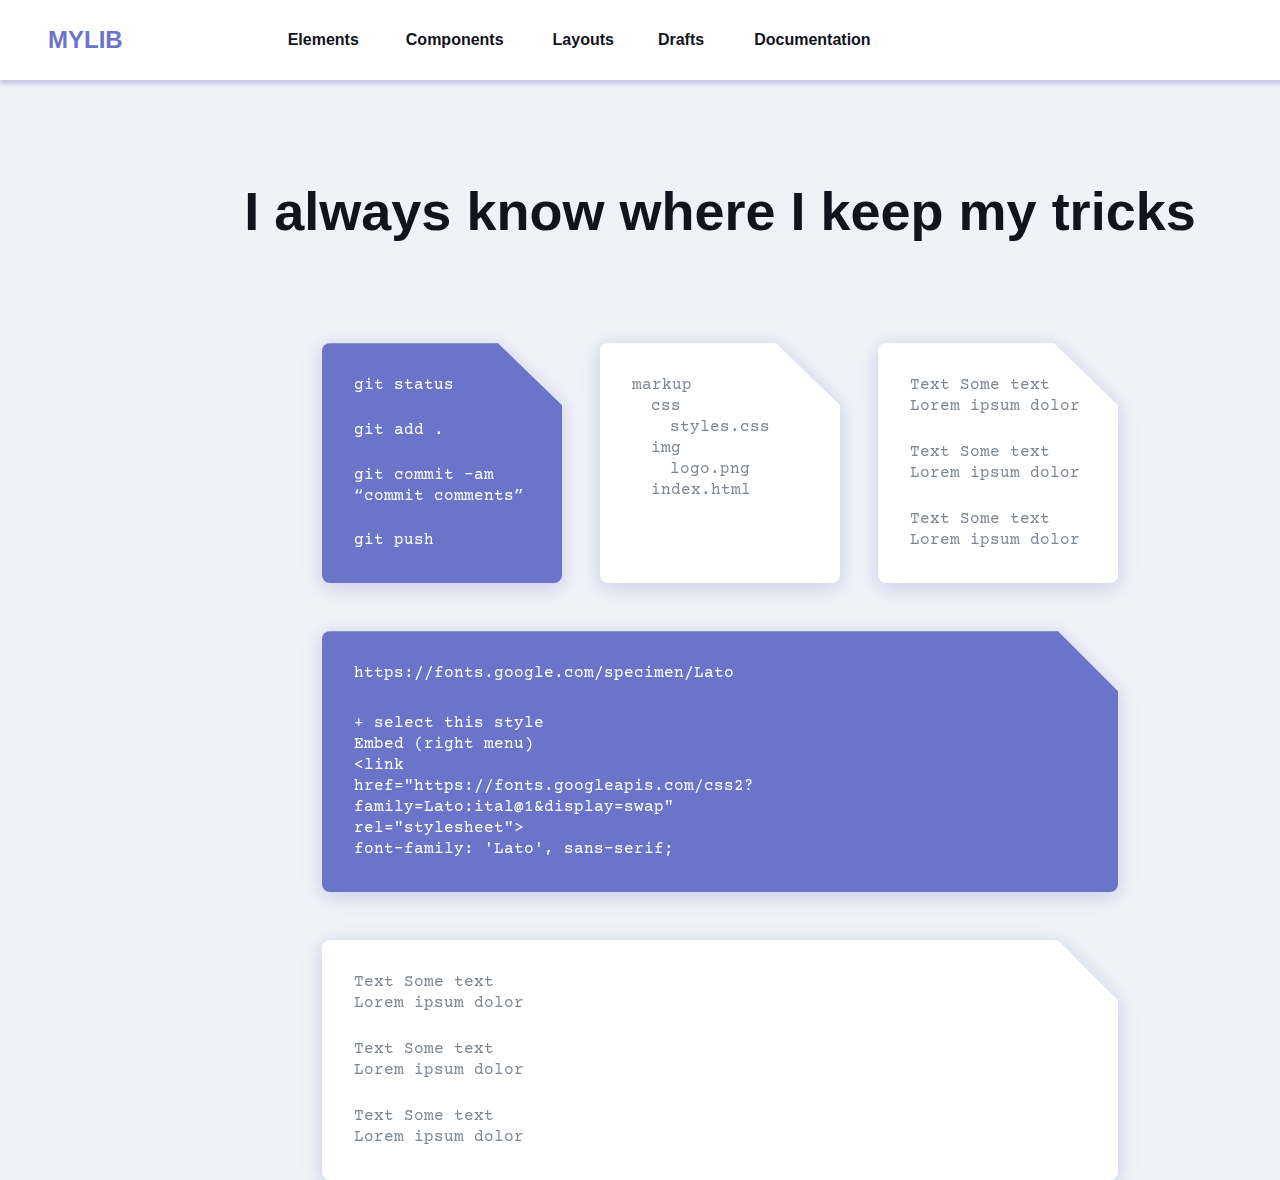
<file: index.html>
<!DOCTYPE html>
<html lang="en">
<head>
	<title>mylib</title>
	<meta charset="utf-8">
	<link href="https://fonts.googleapis.com/css2?family=Courier+Prime&display=swap" rel="stylesheet">
	<meta name="viewport" content="width=device-width, initial-scale=1">
	<link rel="stylesheet" type="text/css" href="css/style.css">
	<link rel="shortcut icon" href="img/user-astronaut-solid.png" type="image/png">
</head>
<body>
	<header class="header">
		<a class="header__logo" href="index.html">MYLIB</a>
		<nav class="header__nav">
			<ul class="header__nav_list">
				<li class="header__nav_link1"><a href="index-elements.html">Elements</a></li>
				<li class="header__nav_link2"><a href="index-components.html">Components</a></li>
				<li class="header__nav_link3"><a href="#">Layouts</a></li>
				<li class="header__nav_link4"><a href="#">Drafts</a></li>
				<li class="header__nav_link5"><a href="#">Documentation</a></li>
			</ul>
		</nav>
	</header>
	<main class="main">
		<h1 class="main__tittle" >I always know where I keep my tricks</h1>
		<section class="main__section_top wrapper">
			<div class="main__section_top_left_shadow">
				<div class="main__section_top_left section_box">
					<div class="main__script_section_left">
						<p>git status</p>
						<p>git add .</p>
						<p>git commit -am
						“commit comments”</p>
						<p>git push</p>
					</div>
				</div>
			</div>
			<div class="main__section_top_center_shadow">
				<div class="main__section_top_center section_box">
					<div class="main__script_section_center">
						<p>markup</p>
						<p>css</p>
						<p>styles.css</p>
						<p>img</p>
						<p>logo.png</p>
						<p>index.html</p>
					</div>
				</div>
			</div>
			<div class="main__section_top_right_shadow">
				<div class="main__section_top_right section_box">
					<div class="main__script_section_right">
						<p>Text Some text
						Lorem ipsum dolor</p>
						<p>Text Some text
						Lorem ipsum dolor</p>
						<p>Text Some text
						Lorem ipsum dolor</p>
					</div>
				</div>
			</div>
		</section>
		<section class="main__section_middle_shadow">
			<div class="main__section_middle wrapper">
				<div class="main__script_section_middle">
					<p>https://fonts.google.com/specimen/Lato</p>
					<p>+ select this style</p>
					<p>Embed (right menu)</p>
					<p>&#60;link</p>
					<p>href="https://fonts.googleapis.com/css2?family=Lato:ital@1&display=swap"</p>
					<p>rel="stylesheet"&#62;</p>
					<p>font-family: 'Lato', sans-serif;</p>
				</div>
			</div>
		</section>
		<section class="main__section_bottom_shadow">
			<div class="main__section_bottom wrapper">
				<div class="main__script_section_bottom">
					<p>Text Some text</p>
					<p>Lorem ipsum dolor</p>
					<p>Text Some text</p>
					<p>Lorem ipsum dolor</p>
					<p>Text Some text</p>
					<p>Lorem ipsum dolor</p>
				</div>
			</div>
		</section>
	</main>
</body>
</html>
</file>
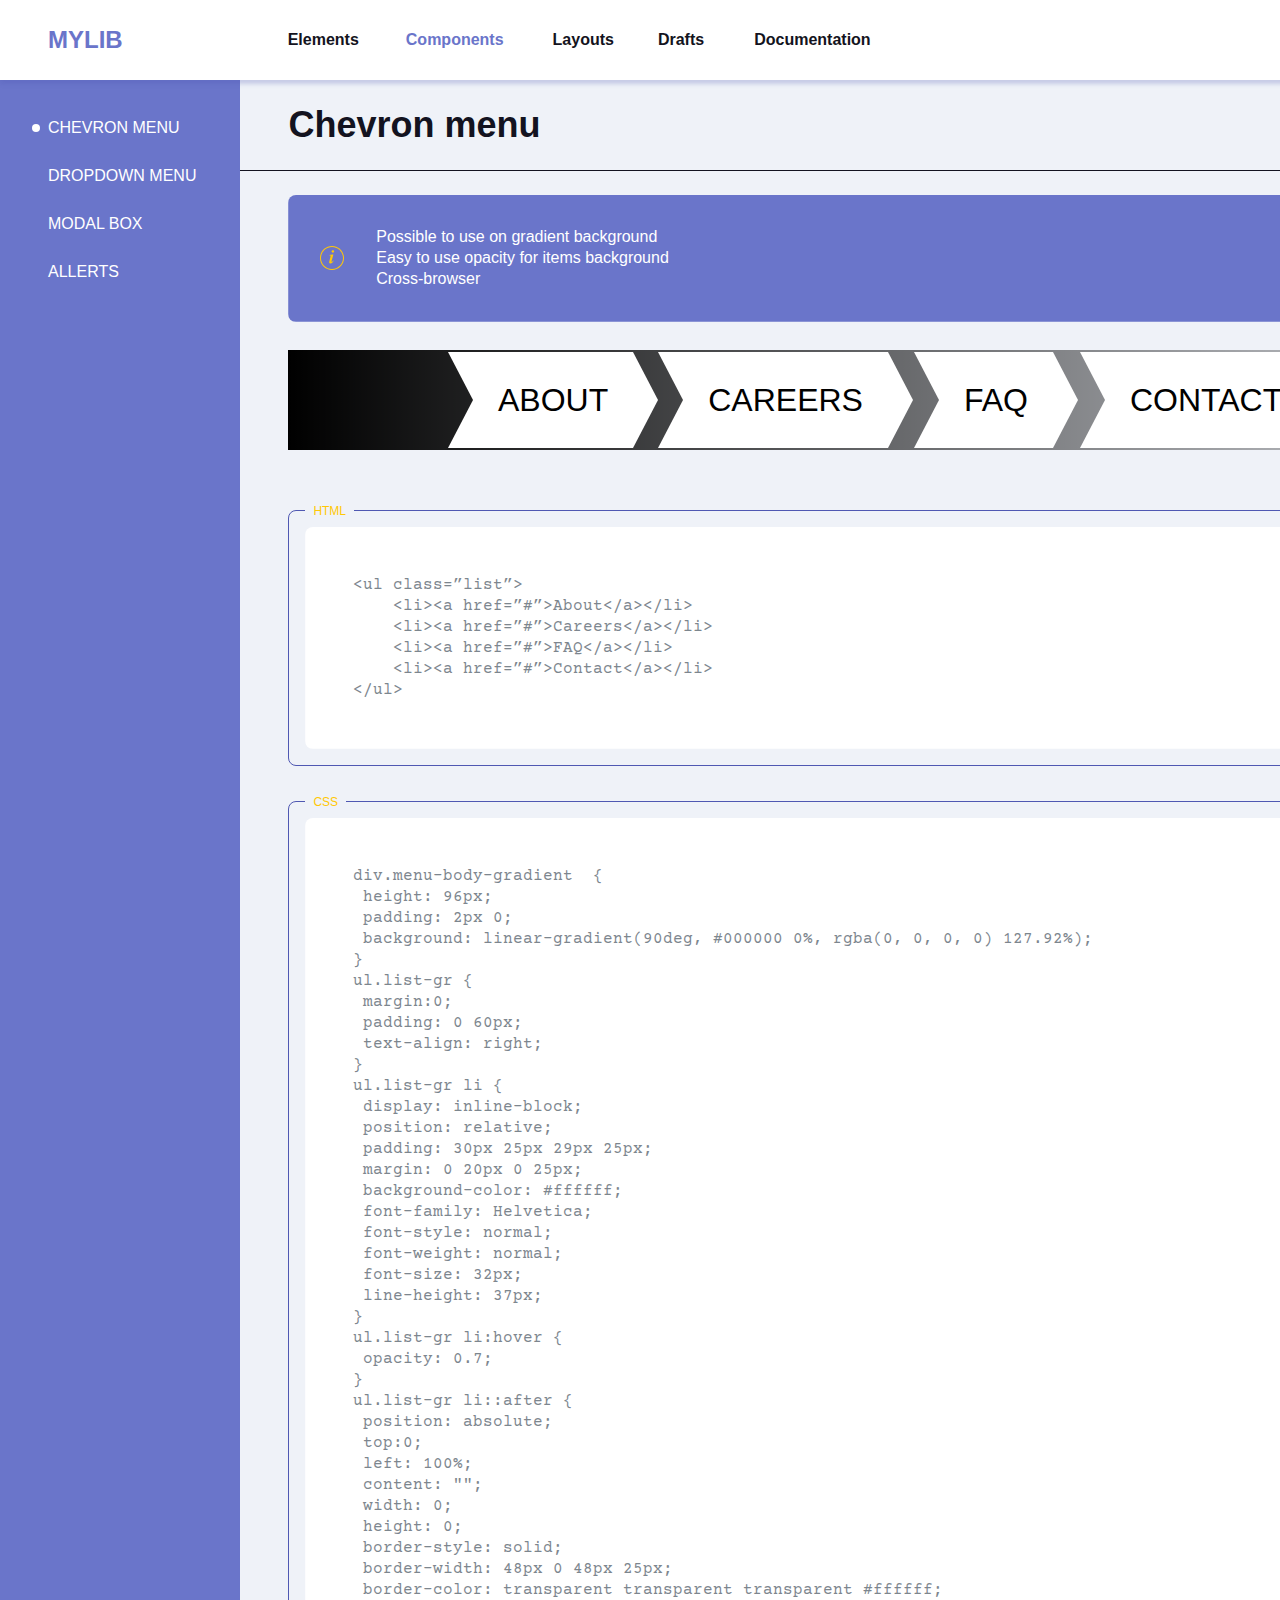
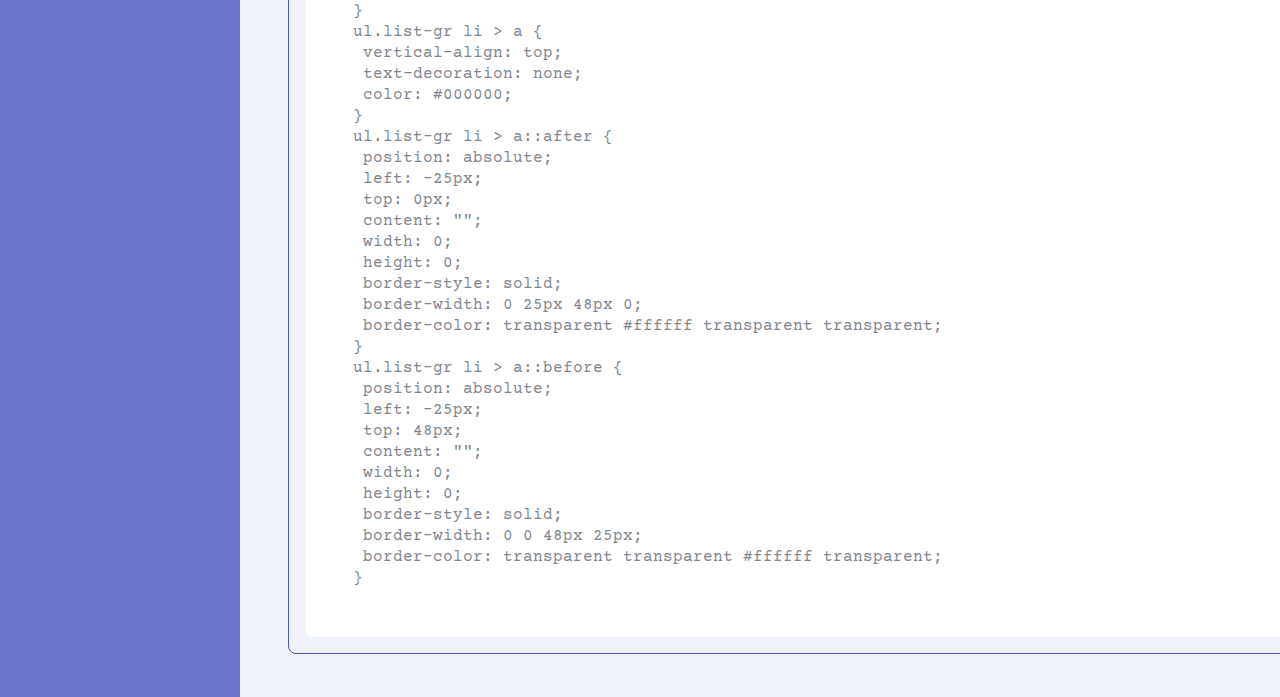
<file: index-components.html>
<!DOCTYPE html>
<html lang="en">
<head>
	<title>mylib</title>
	<meta charset="utf-8">
	<link href="https://fonts.googleapis.com/css2?family=Courier+Prime&display=swap" rel="stylesheet">
	<link rel="stylesheet" type="text/css" href="css/style-components.css">
	<link rel="shortcut icon" href="img/user-astronaut-solid.png" type="image/png">

</head>
<body>
	<header class="header">
		<a class="header__logo" href="index.html">MYLIB</a>
		<nav class="header__nav">
			<ul class="header__nav_list">
				<li class="header__nav_link1"><a href="index-elements.html">Elements</a></li>
				<li class="header__nav_link2 active_header"><a href="index-components.html">Components</a></li>
				<li class="header__nav_link3"><a href="#">Layouts</a></li>
				<li class="header__nav_link4"><a href="#">Drafts</a></li>
				<li class="header__nav_link5"><a href="#">Documentation</a></li>
			</ul>
		</nav>
	</header>
	<main class="main">
		<nav class="main__sidebar_menu">
				<ul class="main__menu_list">
					<li class="main__nav_link active"><a href="#shevron_menu">Chevron menu</a></li>
					<li class="main__nav_link"><a href="#">Dropdown menu</a></li>
					<li class="main__nav_link"><a href="#">Modal box</a></li>
					<li class="main__nav_link"><a href="#">allerts</a></li>
				</ul>
			</nav>
			<section>
				<article>
				<h2 class="main__tittle" id="shevron_menu">Chevron menu</h2>
				<div class="main__section_top">
					<img src="img/info.svg" class="info" alt="info">
					<ul class="main__section_top_list" >
					<li>Possible to use on gradient background</li>
					<li>Easy to use opacity for items background</li>
					<li>Cross-browser</li>
					</ul>
 				</div>
				</article>




				<article class="menu gradient">
					<ul class="menu_list">
						<li class="menu_list_item">
						<a class="menu_list_link" href="">ABOUT</a>
					</li>

					<li class="menu_list_item">
						<a class="menu_list_link" href="">CAREERS</a>
					</li>

					<li class="menu_list_item">
						<a class="menu_list_link" href="">FAQ</a>
					</li>

					<li class="menu_list_item">
						<a class="menu_list_link" href="">contact</a>
					</li>
				</ul>
				</article>

				<article class="main__article_middle_wrapper">
					<p class="main__article_middle_hat_wrapper">html</p>
					<div class="main__article_middle">
<pre class="main__article_middle_text">
&#60;ul class=”list”&#62;
    &#60;li&#62;&#60;a href=”#”&#62;About&#60;/a&#62;&#60;/li&#62;
    &#60;li&#62;&#60;a href=”#”&#62;Careers&#60;/a&#62;&#60;/li&#62;
    &#60;li&#62;&#60;a href=”#”&#62;FAQ&#60;/a&#62;&#60;/li&#62;
    &#60;li&#62;&#60;a href=”#”&#62;Contact&#60;/a&#62;&#60;/li&#62;
&#60;/ul&#62;	
</pre>	
					</div>
				</article>
				<article class="main__article_bottom_wrapper">
					<p class="main__article_bottom_hat_wrapper">css</p>
					<div class="main__article_bottom">
<pre class="main__article_bottom_text">
div.menu-body-gradient  {
 height: 96px;
 padding: 2px 0;
 background: linear-gradient(90deg, #000000 0%, rgba(0, 0, 0, 0) 127.92%);
}
ul.list-gr {
 margin:0;
 padding: 0 60px;
 text-align: right;
}
ul.list-gr li {
 display: inline-block;
 position: relative;
 padding: 30px 25px 29px 25px;
 margin: 0 20px 0 25px;
 background-color: #ffffff;
 font-family: Helvetica;
 font-style: normal;
 font-weight: normal;
 font-size: 32px;
 line-height: 37px;
}
ul.list-gr li:hover {
 opacity: 0.7;
}
ul.list-gr li::after {
 position: absolute;
 top:0;
 left: 100%;
 content: "";
 width: 0;
 height: 0;
 border-style: solid;
 border-width: 48px 0 48px 25px;
 border-color: transparent transparent transparent #ffffff;
}
ul.list-gr li > a {
 vertical-align: top;
 text-decoration: none;
 color: #000000;
}
ul.list-gr li > a::after {
 position: absolute;
 left: -25px;
 top: 0px;
 content: "";
 width: 0;
 height: 0;
 border-style: solid;
 border-width: 0 25px 48px 0;
 border-color: transparent #ffffff transparent transparent;
}
ul.list-gr li > a::before {
 position: absolute;
 left: -25px;
 top: 48px;
 content: "";
 width: 0;
 height: 0;
 border-style: solid;
 border-width: 0 0 48px 25px;
 border-color: transparent transparent #ffffff transparent;
}
</pre>

						
					</div>
					
				</article>
			</section>
	</main>
</body>
</html>
</file>
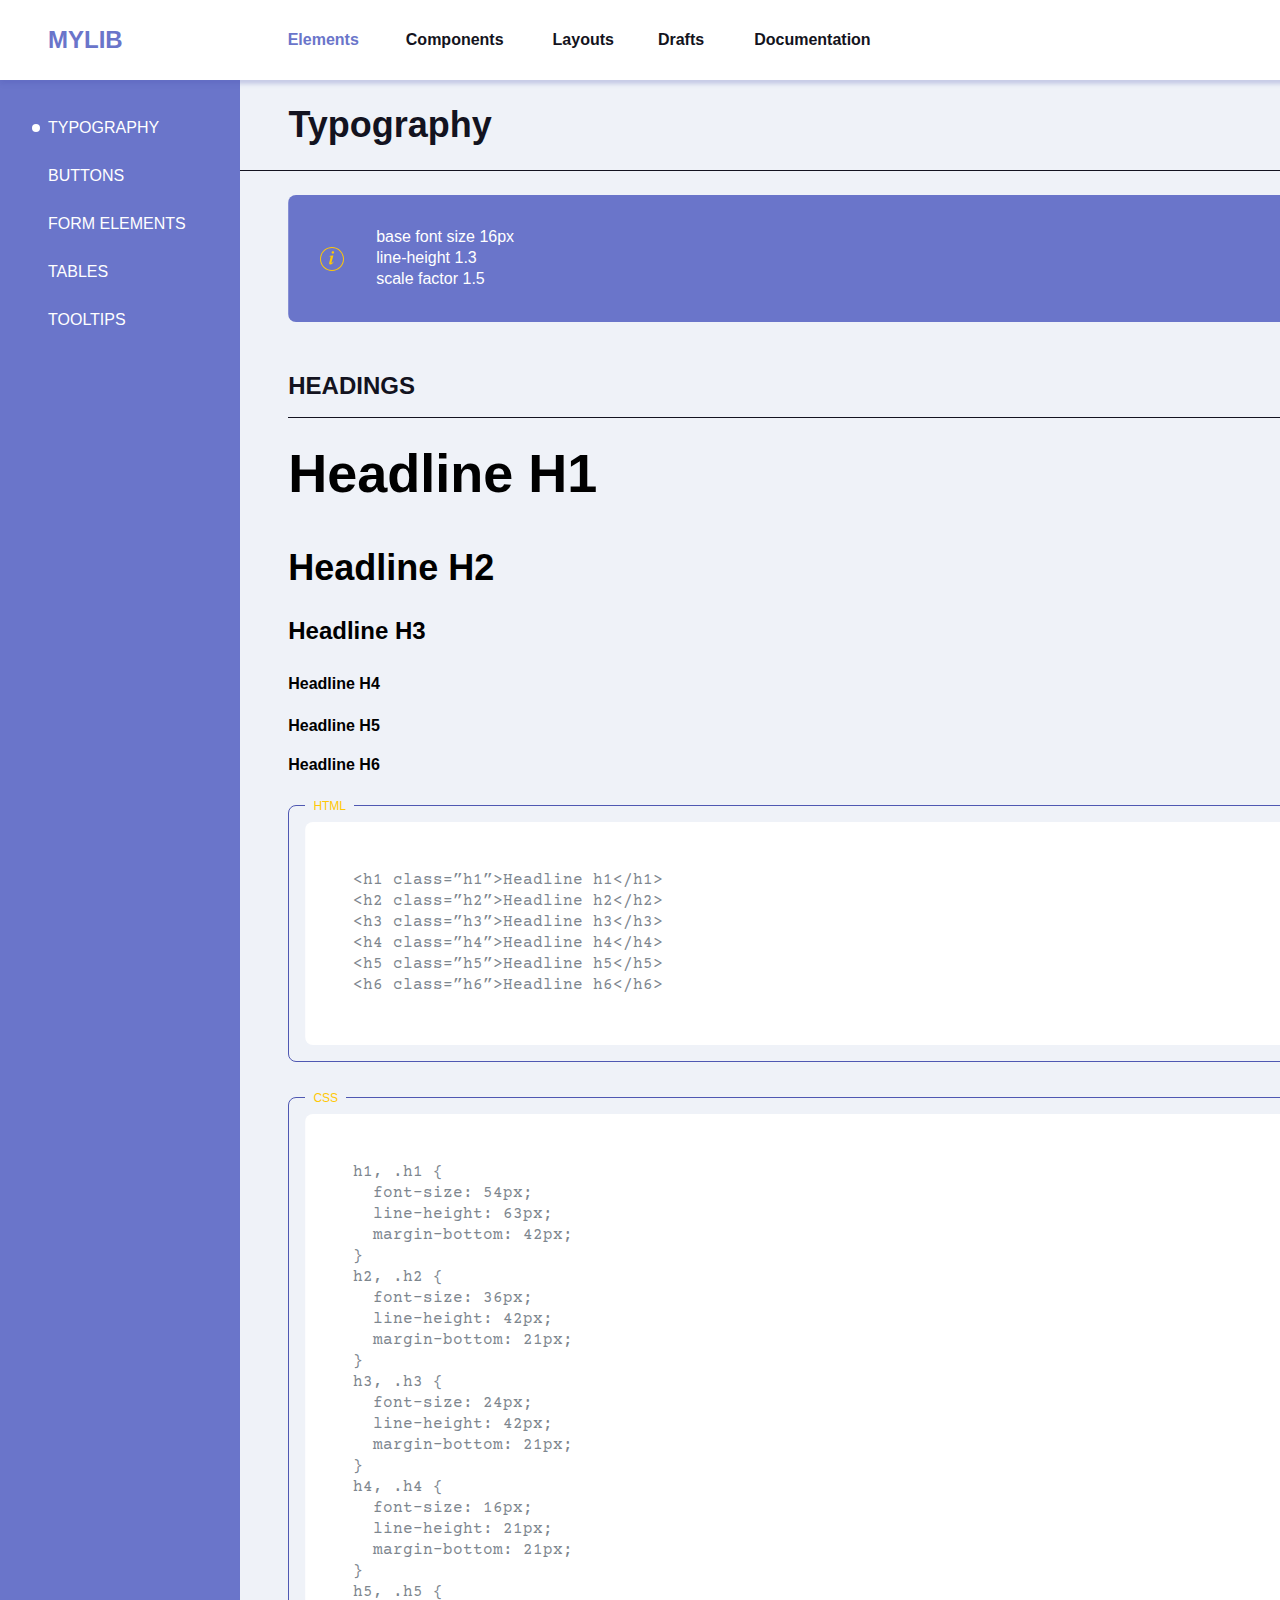
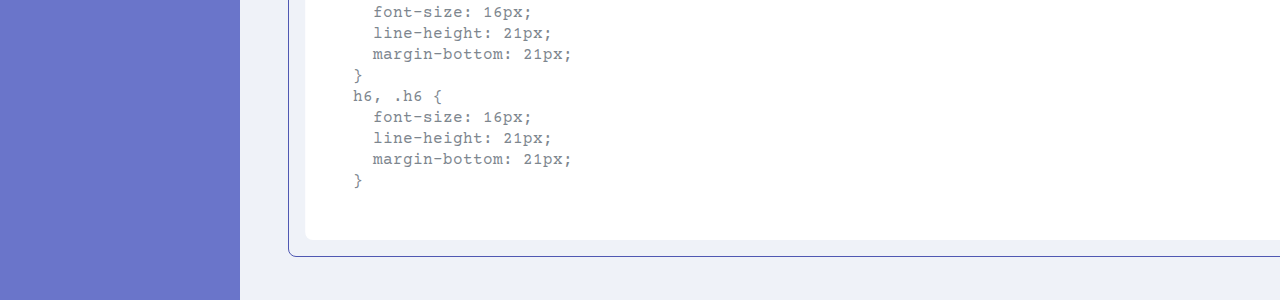
<file: index-elements.html>
<!DOCTYPE html>
<html lang="en">
<head>
	<title>mylib</title>
	<meta charset="utf-8">
	<link href="https://fonts.googleapis.com/css2?family=Courier+Prime&display=swap" rel="stylesheet">
	<meta name="viewport" content="width=device-width, initial-scale=1">
	<link rel="stylesheet" type="text/css" href="css/style-elements.css">
	<link rel="shortcut icon" href="img/user-astronaut-solid.png" type="image/png">

</head>
<body>
	<header class="header">
		<a class="header__logo" href="index.html">MYLIB</a>
		<nav class="header__nav">
			<ul class="header__nav_list">
				<li class="header__nav_link1 active_header"><a href="index-elements.html">Elements</a></li>
				<li class="header__nav_link2"><a href="index-components.html">Components</a></li>
				<li class="header__nav_link3"><a href="#">Layouts</a></li>
				<li class="header__nav_link4"><a href="#">Drafts</a></li>
				<li class="header__nav_link5"><a href="#">Documentation</a></li>
			</ul>
		</nav>
	</header>
	<main class="main">
		<nav class="main__sidebar_menu">
				<ul class="main__menu_list">
					<li class="main__nav_link active"><a href="#typography">Typography</a></li>
					<li class="main__nav_link"><a href="#buttons">buttons</a></li>
					<li class="main__nav_link"><a href="#">Form elements</a></li>
					<li class="main__nav_link"><a href="#">tables</a></li>
					<li class="main__nav_link"><a href="#">tooltips</a></li>
				</ul>
			</nav>
			<section>
				<h1 class="main__tittle" id="typography">Typography</h1>
				<article class="main__section_top">
					<img src="img/info.svg" class="info">
						<ul class="main__section_top_list" >
							<li>base font size 16px</li>
							<li>line-height 1.3</li>
							<li>scale factor 1.5</li>
						</ul>
				</article>
				<div class="main__block_tittle">
					<h2>headings</h2>
				</div>
				<article class="main__block_tittles">
					<h1>Headline H1</h1>
					<h2>Headline H2</h2>
					<h3>Headline H3</h3>
					<h4>Headline H4</h4>
					<h5>Headline H5</h5>
					<h6>Headline H6</h6>
				</article>
				<article class="main__article_middle_wrapper">
					<p class="main__article_middle_hat_wrapper">html</p>
						<div class="main__article_middle">
							<pre class="main__article_middle_text">
&lt;h1 class=”h1”&gt;Headline h1&lt;/h1&gt;
&lt;h2 class=”h2”&gt;Headline h2&lt;/h2&gt;
&lt;h3 class=”h3”&gt;Headline h3&lt;/h3&gt;
&lt;h4 class=”h4”&gt;Headline h4&lt;/h4&gt;
&lt;h5 class=”h5”&gt;Headline h5&lt;/h5&gt;
&lt;h6 class=”h6”&gt;Headline h6&lt;/h6&gt;</pre>	
						</div>
				</article>
				<article class="main__article_bottom_wrapper">
					<p class="main__article_bottom_hat_wrapper">css</p>
					<div class="main__article_bottom">
<pre class="main__article_bottom_text">
h1, .h1 {
  font-size: 54px;
  line-height: 63px;
  margin-bottom: 42px;
}
h2, .h2 {
  font-size: 36px;
  line-height: 42px;
  margin-bottom: 21px;
}
h3, .h3 {
  font-size: 24px;
  line-height: 42px;
  margin-bottom: 21px;
}
h4, .h4 {
  font-size: 16px;
  line-height: 21px;
  margin-bottom: 21px;
}
h5, .h5 {
  font-size: 16px;
  line-height: 21px;
  margin-bottom: 21px;
}
h6, .h6 {
  font-size: 16px;
  line-height: 21px;
  margin-bottom: 21px;
}</pre>
				</div>
			</article>
		</section>
	</main>
</body>
</html>
</file>
<file: css/style.css>
/* http://meyerweb.com/eric/tools/css/reset/ 
   v2.0 | 20110126
   License: none (public domain)
*/

* {
	margin: 0;
	padding: 0;
	border: 0;
}
*, 
* :before, 
* :after {
	box-sizing: border-box;
}

html, body, div, span, applet, object, iframe,
h1, h2, h3, h4, h5, h6, p, blockquote, pre,
a, abbr, acronym, address, big, cite, code,
del, dfn, em, img, ins, kbd, q, s, samp,
small, strike, strong, sub, sup, tt, var,
b, u, i, center,
dl, dt, dd, ol, ul, li,
fieldset, form, label, legend,
table, caption, tbody, tfoot, thead, tr, th, td,
article, aside, canvas, details, embed, 
figure, figcaption, footer, header, hgroup, 
menu, nav, output, ruby, section, summary,
time, mark, audio, video {
	margin: 0;
	padding: 0;
	border: 0;
	font-size: 100%;
	font: inherit;
	vertical-align: baseline;
	/* Added it by yourself*/
	text-decoration: none;
}
/* HTML5 display-role reset for older browsers */
article, aside, details, figcaption, figure, 
footer, header, hgroup, menu, nav, section {
	display: block;
}
body {
	line-height: 1;
}
ol, ul {
	list-style: none;
}
blockquote, q {
	quotes: none;
}
blockquote:before, blockquote:after,
q:before, q:after {
	content: '';
	content: none;
}
table {
	border-collapse: collapse;
	border-spacing: 0;
}

body {
	min-width: 1440px;
	height: 100vh;
	background: #eff2f8;
}
.header {
	display: flex;
	padding: 24px 48px;
	background: #fff;
	box-shadow: 0 4px 4px 0 rgba(79, 88, 178, 0.25);
	position: initial;
	z-index: 1;
}
.header__logo {
	color: #6a75ca;
	font: 24px/ 32px Arial, Helvetica, sans-serif;
	font-weight: bold;
	padding-right: 165px;
}
.header__nav_list a {
	font: 16px/ 2 Arial, Helvetica, sans-serif;
	font-weight: bold;
	color: #131320;
}
.header__nav_link1 a {
	padding-right: 47px;
}
.header__nav_link2 a {
	padding-right: 49px;
}
.header__nav_link3 a {
	padding-right: 44px;
}
.header__nav_link4 a {
	padding-right: 50px;
}
.header__nav_list {
	display: flex;
	flex-wrap: wrap;
}
.header__nav_list a:hover {
	color: #6a75ca;
}
.wrapper {
	width: 796px;
	margin: 0 auto;
}
.main__tittle { 
	font: 54px/1.17 Arial, Helvetica, sans-serif;
	color: #131320;
	font-weight: bold;
	text-align: center;
	padding: 100px 0;
 }
 .main__section_top {
 	width: 796px;
 	height: auto;
 	display: flex;
 	justify-content: space-between;
 	margin: 0 auto 48px;
  }
.main__script_section_left, 
.main__script_section_center,
.main__script_section_right
{
 	padding: 32px;
 	font: 16px/ 21px 'Courier Prime', monospace;
 }
 .main__section_top_left_shadow {
	 filter: drop-shadow( 0 4px 10px rgba(79, 88, 178, 0.25));
	 display: flex;
	 align-items: stretch;
}
.main__section_top_center_shadow {
	 filter: drop-shadow( 0 4px 10px rgba(79, 88, 178, 0.25));
	 display: flex;
	 align-items: stretch;
}
.main__section_top_right_shadow {
	 filter: drop-shadow( 0 4px 10px rgba(79, 88, 178, 0.25));
	display: flex;
	 align-items: stretch;
}
.main__script_section_left p {
	padding-bottom: 23.7px;
}
.main__script_section_left :last-of-type {
	padding-bottom: 0;
}
.main__script_section_center :nth-child(even) {
	padding-left: 19px;
}
.main__script_section_center :nth-child(3) {
	padding-left: 38px;
}
.main__script_section_center :nth-child(5) {
	padding-left: 38px;
}
.main__script_section_right p {
	padding-bottom: 25px;
}
.main__script_section_right :last-of-type {
	padding-bottom: 0;
}
.section_box {
	width: 240px;
	color: #7d868e;
	background: #fff;
	 --notchSizeX: 64px;
	 --notchSizeY: 62px;
    clip-path: 
    polygon(calc(100% - var(--notchSizeX)) 0, 100% var(--notchSizeY), 100% 100%, 0 100%, 0 0);
    border-radius: 8px;
}
.main__section_top_left {
	background: #6a75ca;
	color: #fff;
}
.main__section_middle_shadow {
	 filter: drop-shadow( 0 4px 10px rgba(79, 88, 178, 0.25));
}
.main__section_middle {
  background-color: #6a75ca;
  margin-bottom: 48px;
  --notchSizeX: 60px;
  --notchSizeY: 60px;
  clip-path: 
  polygon(calc(100% - var(--notchSizeX)) 0, 100% var(--notchSizeY), 100% 100%, 0 100%, 0 0);
  border-radius: 8px;
}  
.main__script_section_middle {
	padding: 32px 60px 32px 32px;
	font: 16px/ 21px 'Courier Prime', monospace ;
	color: #fff;
}
.main__script_section_middle :first-child {
	padding-bottom:29px;
}
.main__section_bottom_shadow{
	filter: drop-shadow( 0 4px 10px rgba(79, 88, 178, 0.25));
}
.main__section_bottom {
  background-color: #fff;
  margin-bottom: 121px;
  --notchSizeX: 60px;
  --notchSizeY: 60px;
  clip-path: 
  polygon(calc(100% - var(--notchSizeX)) 0, 100% var(--notchSizeY), 100% 100%, 0 100%, 0 0);
  border-radius: 8px;
}  
.main__script_section_bottom {
	padding: 32px 63px 32px 32px;
	font: 16px/ 21px 'Courier Prime', monospace ;
	color: #7d868e;
}
.main__script_section_bottom :nth-child(even) {
	padding-bottom: 25px;
}
.main__script_section_bottom :last-child {
	padding-bottom: 0;
}
</file>
<file: css/style-components.css>
/* http://meyerweb.com/eric/tools/css/reset/ 
   v2.0 | 20110126
   License: none (public domain)
*/
* {
	margin: 0;
	padding: 0;
	border: 0;
}
*, 
* :before, 
* :after {
	box-sizing: border-box;
}

html, body, div, span, applet, object, iframe,
h1, h2, h3, h4, h5, h6, p, blockquote, pre,
a, abbr, acronym, address, big, cite, code,
del, dfn, em, img, ins, kbd, q, s, samp,
small, strike, strong, sub, sup, tt, var,
b, u, i, center,
dl, dt, dd, ol, ul, li,
fieldset, form, label, legend,
table, caption, tbody, tfoot, thead, tr, th, td,
article, aside, canvas, details, embed, 
figure, figcaption, footer, header, hgroup, 
menu, nav, output, ruby, section, summary,
time, mark, audio, video {
	margin: 0;
	padding: 0;
	border: 0;
	font-size: 100%;
	font: inherit;
	vertical-align: baseline;
	text-decoration: none;
}
/* HTML5 display-role reset for older browsers */
article, aside, details, figcaption, figure, 
footer, header, hgroup, menu, nav, section {
	display: block;
}
body {
	line-height: 1;
}
ol, ul {
	list-style: none;
}
blockquote, q {
	quotes: none;
}
blockquote:before, blockquote:after,
q:before, q:after {
	content: '';
	content: none;
}
table {
	border-collapse: collapse;
	border-spacing: 0;
}

body {
	min-width: 1440px;
	height: 100vh;
	display: flex;
	flex-direction: column;
	margin: 0 auto;
}
.header {
	display: flex;
	padding: 24px 48px;
	background: #fff;
	box-shadow: 0 4px 4px 0 rgba(79, 88, 178, 0.25);
	position: initial;
	z-index: 1;
}
.header__logo {
	color: #6a75ca;
	font: 24px/1.33 Arial, Helvetica, sans-serif;
	font-weight: bold;
	padding-right: 165px;
}
.header__nav_list a {
	font: 16px/2 Arial, Helvetica, sans-serif;
	font-weight: bold;
	color: #131320;
}
.header__nav_link1 a {
	padding-right: 47px;
}
.header__nav_link2 a {
	padding-right: 49px;
}
.header__nav_link3 a {
	padding-right: 44px;
}
.header__nav_link4 a {
	padding-right: 50px;
}
.header__nav_list a:hover {
	color: #6a75ca;
}
.header__nav_list {
	display: flex;
	flex-wrap: wrap;
}
.main {
	display: flex;
	flex-grow: 1;
}
.main__sidebar_menu {
	width: 16.7%;
	background: #6a75ca;
}
.main__menu_list {
	padding: 24px 32px 32px 32px;
}
.active_header a {
	color: #6a75ca;
}
.main__nav_link a {
	font: 16px/32px Arial, Helvetica, sans-serif;
	text-transform: uppercase;
	color: #fff;
	white-space: nowrap;
	padding: 8px 0 8px 16px;
	position: relative;
	display: inline-block;
	vertical-align: top;
}
.main__nav_link.active a:before,
.main__nav_link a:hover:before {
	content: "";
	width: 8px;
	height: 8px;
	border-radius: 50%;
	background: #fff;
	position: absolute;
	left: 0;
	top: 50%;
	margin: -4px 0 0;
}
section {
	width: 83.3%;
	background: #eff2f8;
}
.main__tittle {
	width: 100%;
	font: 36px/42px Arial, Helvetica, sans-serif;
	font-weight: bold;
	padding: 24px 48px;
	border-bottom: 1px solid  #131320;
  	color: #131320;
}

.main__section_top {
	width: 1104px;
	background: #6a75ca;
	margin: 24px auto 28px;
	display: flex;
	justify-content: flex-start;
	align-items: center;
	 --notchSizeX: 50px;
	 --notchSizeY: 50px;
    clip-path: 
    polygon(calc(100% - var(--notchSizeX)) 0, 100% var(--notchSizeY), 100% 100%, 0 100%, 0 0);
    border-radius: 8px;
}
.info {
	padding-left: 32px;
}

.main__section_top_list {
	padding: 32px;
}


.main__section_top_list li {
	font: 16px/1.31 Arial, Helvetica, sans-serif;
	color: #fff;
}
.menu_list {
	text-align: right;
}
.menu_list_item {
	display: inline-block;
	vertical-align: top;
	position: relative;
}

.menu_list_item {
	margin-right: 46px;
}

.menu_list :nth-child(2) {
	margin-right: 47px;
}

.menu_list :nth-child(3) {
	margin-right: 48px;
}

.menu_list :nth-child(4) {
	margin-right: 50px;
}
.menu {
	width: 1104px;
	background: #000;
	padding: 2px 35px;
	margin:0 auto 60px;
}
.gradient {
	 background: linear-gradient(90deg, #000000 0%, rgba(0, 0, 0, 0) 127.92%)
}
.menu_list_link {
	font: 32px/ 37px Helvetica, Arial, sans-serif;
	text-decoration: none;
	background: #fff;
	color: #000;
	text-transform: uppercase;
	padding: 30px 25px 29px 25px;
	display: inline-block;
	vertical-align: top;
}
.menu_list_link:after {
	content: '';
	position: absolute;
	right: -25px;
	top: 0;
	display: block;
    width: 0;
    height: 0;
    border-style: solid;
    border-width: 48px 0 48px 25px;
    border-color: transparent transparent transparent #fff;
}
.menu_list_link:before {
	content: '';
	position: absolute;
	bottom: 0;
	left: -25px;
	display: block;
	width: 0;
    height: 0;
    border-right: 0 solid #fff;
    border-top: 48px solid #fff;
    border-left: 25px solid transparent;
    border-bottom: 48px solid #fff;
}
.menu_list_link:hover{
	background: #ccc;
}
.menu_list_link:hover:after {
	content: '';
	border-color: transparent transparent transparent #ccc;
} 
.menu_list_link:hover:before {
	border-right: 0 solid #ccc;
    border-top: 48px solid #ccc;
    border-left: 25px solid transparent;
    border-bottom: 48px solid #ccc;
}
.gradient .menu_list_link:hover {
 	background: rgba(255,255,255, 0.7);
 }
.gradient .menu_list_link:hover:after {
	content: '';
	border-color: transparent transparent transparent rgba(255,255,255, 0.7);
} 
.gradient .menu_list_link:hover:before {
	border-right: 0 solid rgba(255,255,255, 0.7);
    border-top: 48px solid rgba(255,255,255, 0.7);
    border-left: 25px solid transparent;
    border-bottom: 48px solid rgba(255,255,255, 0.7);
}
.main__article_middle_wrapper {
	 border: 1px solid #4f58b2;
	 border-radius: 8px;
	 position: relative;
	 width: 1104px;
	 margin: 0 auto 35px;
	 position: relative;
}
.main__article_middle_hat_wrapper{
	text-transform: uppercase;
	font: 12px/21px Arial, Helvetica, sans-serif;
	color: #ffc806;
	width: 49px;
	height: 21px;
	display: flex;
	justify-content: center;
	align-items: center;	
	background: rgba(239, 242, 248, 1);
	position: absolute;
	left: 16px;
	top: -10px;
}
.main__article_middle {
	width: 1072px;
	background: #fff;
	margin: 16px;
	 --notchSizeX: 50px;
	 --notchSizeY: 50px;
    clip-path: 
    polygon(calc(100% - var(--notchSizeX)) 0, 100% var(--notchSizeY), 100% 100%, 0 100%, 0 0);
    border-radius: 8px;
}
.main__article_middle_text {
	padding: 48px 83px 48px 48px;
	font: 16px/ 21px 'Courier Prime', monospace;
	color: #7d868e;
}
.main__article_bottom_wrapper {
	 border: 1px solid #4f58b2;
	 border-radius: 8px;
	 position: relative;
	 width: 1104px;
	 margin: 0 auto 43px;
	 position: relative;
}
.main__article_bottom_hat_wrapper{
	text-transform: uppercase;
	font: 12px/1.75 Arial, Helvetica, sans-serif;
	color: #ffc806;
	width: 41px;
	height: 21px;
	display: flex;
	justify-content: center;
	align-items: center;	
	background: rgba(239, 242, 248, 1);
	position: absolute;
	left: 16px;
	top: -10px;
}
.main__article_bottom {
	width: 1072px;
	background: #fff;
	margin: 16px;
	 --notchSizeX: 50px;
	 --notchSizeY: 50px;
    clip-path: 
    polygon(calc(100% - var(--notchSizeX)) 0, 100% var(--notchSizeY), 100% 100%, 0 100%, 0 0);
    border-radius: 8px;
}
.main__article_bottom_text {
	padding: 48px 83px 48px 48px;
	font: 16px/21px 'Courier Prime', monospace;
	color: #7d868e;
}
</file>
<file: css/style-elements.css>
/* http://meyerweb.com/eric/tools/css/reset/ 
   v2.0 | 20110126
   License: none (public domain)
*/
* {
	margin: 0;
	padding: 0;
	border: 0;
}
*, 
* :before, 
* :after {
	box-sizing: border-box;
}

html, body, div, span, applet, object, iframe,
h1, h2, h3, h4, h5, h6, p, blockquote, pre,
a, abbr, acronym, address, big, cite, code,
del, dfn, em, img, ins, kbd, q, s, samp,
small, strike, strong, sub, sup, tt, var,
b, u, i, center,
dl, dt, dd, ol, ul, li,
fieldset, form, label, legend,
table, caption, tbody, tfoot, thead, tr, th, td,
article, aside, canvas, details, embed, 
figure, figcaption, footer, header, hgroup, 
menu, nav, output, ruby, section, summary,
time, mark, audio, video {
	margin: 0;
	padding: 0;
	border: 0;
	font-size: 100%;
	font: inherit;
	vertical-align: baseline;
	text-decoration: none;
}
/* HTML5 display-role reset for older browsers */
article, aside, details, figcaption, figure, 
footer, header, hgroup, menu, nav, section {
	display: block;
}
body {
	line-height: 1;
}
ol, ul {
	list-style: none;
}
blockquote, q {
	quotes: none;
}
blockquote:before, blockquote:after,
q:before, q:after {
	content: '';
	content: none;
}
table {
	border-collapse: collapse;
	border-spacing: 0;
}

body {
	min-width: 1440px;
	height: 100vh;
	display: flex;
	flex-direction: column;
	margin: 0 auto;
}

.header {
	display: flex;
	padding: 24px 48px;
	background: #fff;
	box-shadow: 0 4px 4px 0 rgba(79, 88, 178, 0.25);
	position: initial;
	z-index: 1;
}

.header__logo {
	color: #6a75ca;
	font: 24px/1.33 Arial, Helvetica, sans-serif;
	font-weight: bold;
	padding-right: 165px;
}

.header__nav_list a {
	font: 16px/2 Arial, Helvetica, sans-serif;
	font-weight: bold;
	color: #131320;
}

.header__nav_link1 a {
	padding-right: 47px;
}

.header__nav_link2 a {
	padding-right: 49px;
}

.header__nav_link3 a {
	padding-right: 44px;
}

.header__nav_link4 a {
	padding-right: 50px;
}

.header__nav_list a:hover {
	color: #6a75ca;
}

.header__nav_list {
	display: flex;
	flex-wrap: wrap;
}

.main {
	display: flex;
	flex-grow: 1;
}
.main__sidebar_menu {
	width: 16.7%;
	background: #6a75ca;
}
.main__menu_list {
	padding: 24px 32px 32px 32px;
}

.active_header a {
	color: #6a75ca;
}

.main__nav_link a {
	font: 16px/32px Arial, Helvetica, sans-serif;
	text-transform: uppercase;
	white-space: nowrap;
	color: #fff;
	padding: 8px 0 8px 16px;
	position: relative;
	display: inline-block;
	vertical-align: top;
}

.main__nav_link.active a:before,
.main__nav_link a:hover:before {
	content: "";
	width: 8px;
	height: 8px;
	border-radius: 50%;
	background: #fff;
	position: absolute;
	left: 0;
	top: 50%;
	margin: -4px 0 0;

}

section {
	width: 83.3%;
	background: #eff2f8;

}
.main__tittle {
	width: 100%;
	font: 36px/42px Arial, Helvetica, sans-serif;
	font-weight: bold;
	padding: 24px 48px;
	border-bottom: 1px solid  #131320;
  	color: #131320;
  	margin-bottom: 24px;
}


.main__section_top {
	width: 1104px;
	height: 127px;
	background: #6a75ca;
	margin: 0 auto 48px;
	display: flex;
	justify-content: flex-start;
	align-items: center;
	 --notchSizeX: 50px;
	 --notchSizeY: 50px;
    clip-path: 
    polygon(calc(100% - var(--notchSizeX)) 0, 100% var(--notchSizeY), 100% 100%, 0 100%, 0 0);
    border-radius: 8px;
}

.info {
	padding: 0 32px;
}

.main__section_top_list li {
	font: 16px/1.31 Arial, Helvetica, sans-serif;
	color: #fff;

}

.menu_list {
	text-align: right;
}

.menu_list_item {
	display: inline-block;
	vertical-align: top;
	position: relative;
	margin-right: 50px;
}

.main__block_tittle {
	font: 24px/ 32px Arial, Helvetica, sans-serif;
	font-weight: bold;
	color: #131320;
	text-transform: uppercase;
	border-bottom: 1px solid #131320;
	width: 1104px;
	margin: 0 auto 24px;
}

.main__block_tittle h2 {
	padding-bottom: 15px;
}

.main__block_tittles {
	width: 1104px;
	margin: 0 auto;
	font-family: Arial, Helvetica, sans-serif;
	font-weight: bold;
	color: ##131320;

}

.main__block_tittles h1 {
	font-size: 54px;
	line-height: 63px;
	padding-bottom: 42px;
}

.main__block_tittles h2 {
	font-size: 36px;
	line-height: 42px;
	padding-bottom: 21px;
}

.main__block_tittles h3 {
	font-size: 24px;
	line-height: 42px;
	padding-bottom: 21px;
}

.main__block_tittles h4,h5 {
	font-size: 16px;
	line-height: 21px;
	padding-bottom: 21px;
}

.main__block_tittles h6 {
	padding-bottom: 32px;
}

.main__article_middle_wrapper {
	 border: 1px solid #4f58b2;
	 border-radius: 8px;
	 position: relative;
	 min-width: 1104px;
	 max-width: 1104px;
	 margin: 0 auto 35px;
	 position: relative;
}

.main__article_middle_hat_wrapper{
	text-transform: uppercase;
	font: 12px/1.75 Arial, Helvetica, sans-serif;
	color: #ffc806;
	width: 49px;
	height: 21px;
	display: flex;
	justify-content: center;
	align-items: center;	
	background: rgba(239, 242, 248, 1);
	position: absolute;
	left: 16px;
	top: -10px;

}

.main__article_middle {
	width: 1072px;
	height: 223px;
	background: #fff;
	margin: 16px;
	 --notchSizeX: 50px;
	 --notchSizeY: 50px;
    clip-path: 
    polygon(calc(100% - var(--notchSizeX)) 0, 100% var(--notchSizeY), 100% 100%, 0 100%, 0 0);
    border-radius: 8px;
}

.main__article_middle_text {
	padding: 48px 83px 48px 48px;
	font: 16px/21px 'Courier Prime', monospace;
	color: #7d868e;
}

.main__article_bottom_wrapper {
	 border: 1px solid #4f58b2;
	 border-radius: 8px;
	 position: relative;
	 min-width: 1104px;
	 max-width: 1104px;
	 margin: 0 auto 43px;
	 position: relative;
}

.main__article_bottom_hat_wrapper{
	text-transform: uppercase;
	font: 12px/21px Arial, Helvetica, sans-serif;
	color: #ffc806;
	width: 41px;
	height: 21px;
	display: flex;
	justify-content: center;
	align-items: center;	
	background: rgba(239, 242, 248, 1);
	position: absolute;
	left: 16px;
	top: -10px;

}

.main__article_bottom {
	width: 1072px;
	background: #fff;
	margin: 16px;
	 --notchSizeX: 50px;
	 --notchSizeY: 50px;
    clip-path: 
    polygon(calc(100% - var(--notchSizeX)) 0, 100% var(--notchSizeY), 100% 100%, 0 100%, 0 0);
    border-radius: 8px;
}

.main__article_bottom_text {
	padding: 48px 83px 48px 48px;
	font: 16px 'Courier Prime', monospace;
	line-height: 21px;
	color: #7d868e;
}
</file>
